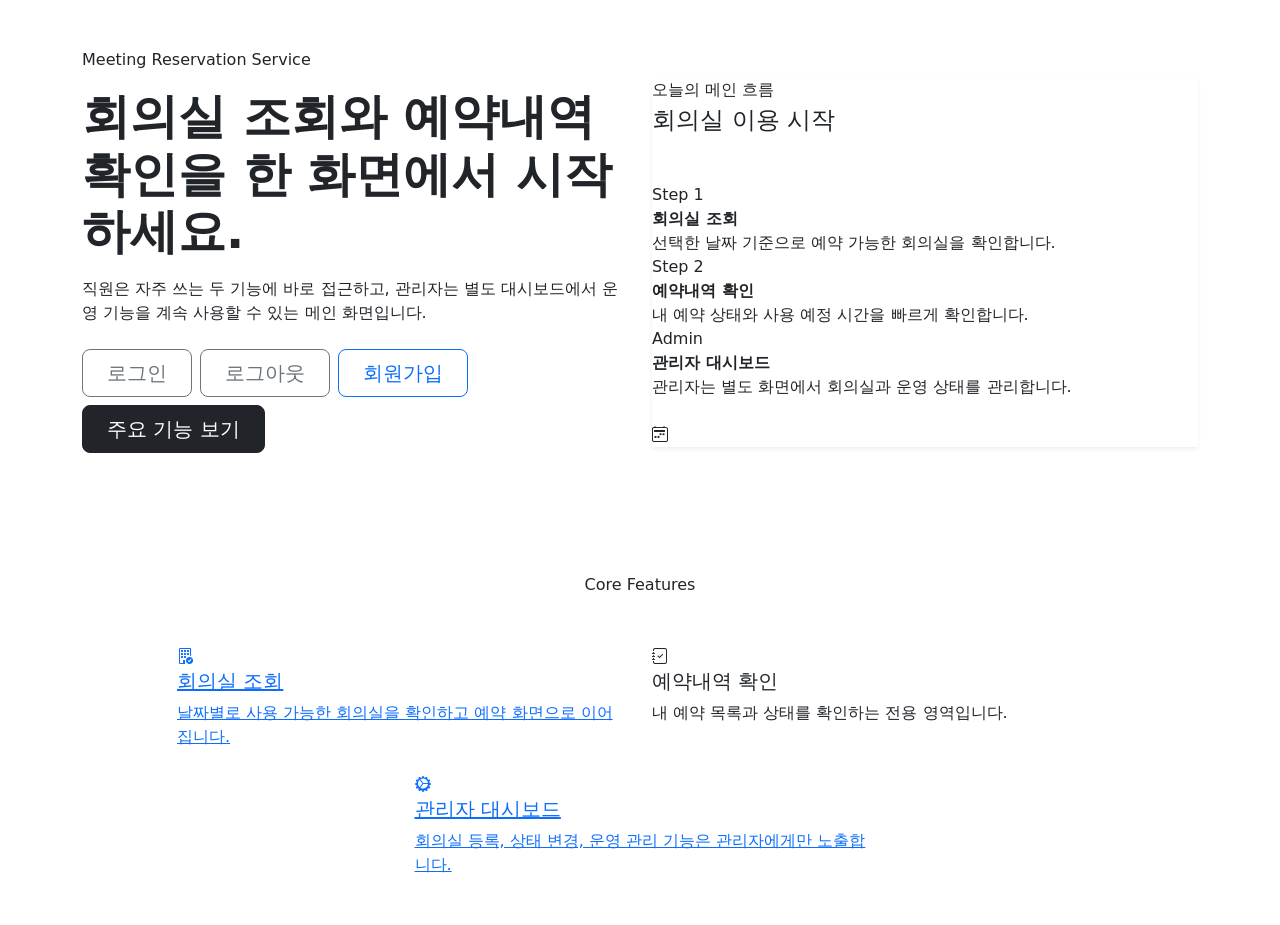
<file: src/main/resources/templates/index.html>
<!doctype html>
<html lang="ko" xmlns:th="http://www.thymeleaf.org" xmlns:sec="http://www.thymeleaf.org/extras/spring-security">
<head>
    <meta charset="utf-8">
    <meta name="viewport" content="width=device-width, initial-scale=1">
    <title>Meeting Reservation Service</title>

    <link href="https://cdn.jsdelivr.net/npm/bootstrap@5.3.8/dist/css/bootstrap.min.css" rel="stylesheet" crossorigin="anonymous">
    <link href="https://cdn.jsdelivr.net/npm/bootstrap-icons@1.11.3/font/bootstrap-icons.min.css" rel="stylesheet">
    <link rel="stylesheet" th:href="@{/assets/css/index.css}">
</head>
<body class="landing-page">
<main>
    <section class="hero-section">
        <div class="container py-5">
            <div class="row align-items-center g-4">
                <div class="col-lg-6">
                    <p class="hero-kicker mb-3">Meeting Reservation Service</p>
                    <h1 class="display-5 fw-semibold mb-3">회의실 조회와 예약내역 확인을 한 화면에서 시작하세요.</h1>
                    <p class="hero-description mb-4">직원은 자주 쓰는 두 기능에 바로 접근하고, 관리자는 별도 대시보드에서 운영 기능을 계속 사용할 수 있는 메인 화면입니다.</p>

                    <div class="d-flex flex-wrap gap-2 mb-4">
                        <a class="btn btn-outline-secondary btn-lg px-4" sec:authorize="isAnonymous()" th:href="@{/login}">로그인</a>
                        <form sec:authorize="isAuthenticated()" th:action="@{/logout}" method="post" class="d-inline">
                            <button type="submit" class="btn btn-outline-secondary btn-lg px-4">로그아웃</button>
                        </form>
                        <a class="btn btn-outline-primary btn-lg px-4" sec:authorize="isAnonymous()" th:href="@{/employees/signup}">회원가입</a>
                        <a class="btn btn-dark btn-lg px-4" href="#features">주요 기능 보기</a>
                    </div>
                </div>

                <div class="col-lg-6">
                    <section class="showcase-card shadow-sm">
                        <div class="showcase-window">
                            <div class="showcase-window-header">
                                <span></span>
                                <span></span>
                                <span></span>
                            </div>
                            <div class="showcase-panel">
                                <div class="showcase-title-row">
                                    <div>
                                        <p class="showcase-label mb-1">오늘의 메인 흐름</p>
                                        <h2 class="h4 mb-0">회의실 이용 시작</h2>
                                    </div>
                                    <span class="badge text-bg-success-subtle status-badge">바로 이동 가능</span>
                                </div>

                                <div class="timeline-list mt-4">
                                    <div class="timeline-item active">
                                        <span class="timeline-time">Step 1</span>
                                        <div>
                                            <strong>회의실 조회</strong>
                                            <p class="mb-0">선택한 날짜 기준으로 예약 가능한 회의실을 확인합니다.</p>
                                        </div>
                                    </div>
                                    <div class="timeline-item">
                                        <span class="timeline-time">Step 2</span>
                                        <div>
                                            <strong>예약내역 확인</strong>
                                            <p class="mb-0">내 예약 상태와 사용 예정 시간을 빠르게 확인합니다.</p>
                                        </div>
                                    </div>
                                    <div class="timeline-item">
                                        <span class="timeline-time">Admin</span>
                                        <div>
                                            <strong>관리자 대시보드</strong>
                                            <p class="mb-0">관리자는 별도 화면에서 회의실과 운영 상태를 관리합니다.</p>
                                        </div>
                                    </div>
                                </div>

                                <div class="showcase-footer mt-4">
                                    <i class="bi bi-calendar2-week"></i>
                                </div>
                            </div>
                        </div>
                    </section>
                </div>
            </div>
        </div>
    </section>

    <section id="features" class="content-section">
        <div class="container py-5">
            <div class="section-heading text-center mb-5">
                <p class="hero-kicker mb-2">Core Features</p>
            </div>

            <div class="row g-4 justify-content-center">
                <div class="col-md-6 col-xl-5">
                    <a class="feature-card-link" th:href="@{/rooms}">
                        <article class="feature-card h-100">
                            <div class="feature-icon"><i class="bi bi-building-check"></i></div>
                            <h3 class="h5">회의실 조회</h3>
                            <p class="mb-0">날짜별로 사용 가능한 회의실을 확인하고 예약 화면으로 이어집니다.</p>
                        </article>
                    </a>
                </div>
                <div class="col-md-6 col-xl-5">
                    <article class="feature-card h-100 feature-card-muted">
                        <div class="feature-icon"><i class="bi bi-journal-check"></i></div>
                        <h3 class="h5">예약내역 확인</h3>
                        <p class="mb-0">내 예약 목록과 상태를 확인하는 전용 영역입니다.</p>
                    </article>
                </div>
                <div class="col-md-6 col-xl-5" sec:authorize="hasRole('ADMIN')">
                    <a class="feature-card-link" th:href="@{/admin/dashboard}">
                        <article class="feature-card h-100">
                            <div class="feature-icon"><i class="bi bi-gear-wide-connected"></i></div>
                            <h3 class="h5">관리자 대시보드</h3>
                            <p class="mb-0">회의실 등록, 상태 변경, 운영 관리 기능은 관리자에게만 노출합니다.</p>
                        </article>
                    </a>
                </div>
            </div>
        </div>
    </section>
</main>

<script src="https://cdn.jsdelivr.net/npm/bootstrap@5.3.8/dist/js/bootstrap.bundle.min.js" crossorigin="anonymous"></script>
</body>
</html>
</file>
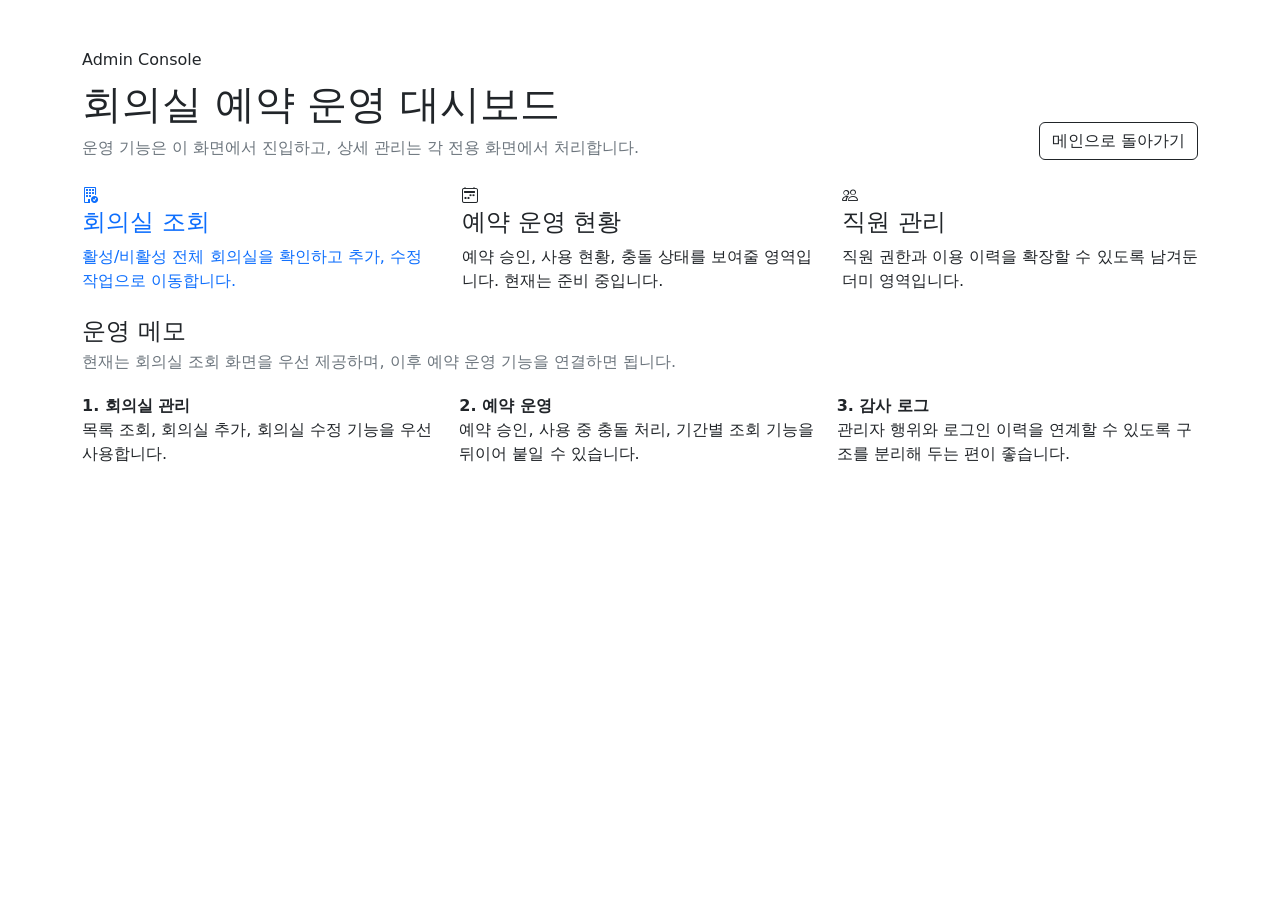
<file: src/main/resources/templates/admin/dashboard.html>
<!doctype html>
<html lang="ko" xmlns:th="http://www.thymeleaf.org">
<head>
    <meta charset="utf-8">
    <meta name="viewport" content="width=device-width, initial-scale=1">
    <title>관리자 대시보드</title>
    <link href="https://cdn.jsdelivr.net/npm/bootstrap@5.3.8/dist/css/bootstrap.min.css" rel="stylesheet" crossorigin="anonymous">
    <link href="https://cdn.jsdelivr.net/npm/bootstrap-icons@1.11.3/font/bootstrap-icons.min.css" rel="stylesheet">
    <link rel="stylesheet" th:href="@{/assets/css/admin-dashboard.css}">
</head>
<body class="admin-dashboard-page">
<main class="container py-5">
    <section class="dashboard-hero mb-4">
        <p class="dashboard-kicker mb-2">Admin Console</p>
        <div class="d-flex flex-wrap justify-content-between align-items-end gap-3">
            <div>
                <h1 class="display-6 mb-2">회의실 예약 운영 대시보드</h1>
                <p class="text-secondary mb-0">운영 기능은 이 화면에서 진입하고, 상세 관리는 각 전용 화면에서 처리합니다.</p>
            </div>
            <a class="btn btn-outline-dark" th:href="@{/}">메인으로 돌아가기</a>
        </div>
    </section>

    <section class="row g-4 mb-4">
        <div class="col-md-4">
            <a class="dashboard-card dashboard-card-primary text-decoration-none" th:href="@{/admin/rooms}">
                <div class="dashboard-icon"><i class="bi bi-building-check"></i></div>
                <div>
                    <h2 class="h4 mb-2">회의실 조회</h2>
                    <p class="mb-0">활성/비활성 전체 회의실을 확인하고 추가, 수정 작업으로 이동합니다.</p>
                </div>
            </a>
        </div>
        <div class="col-md-4">
            <section class="dashboard-card">
                <div class="dashboard-icon"><i class="bi bi-calendar2-week"></i></div>
                <div>
                    <h2 class="h4 mb-2">예약 운영 현황</h2>
                    <p class="mb-0">예약 승인, 사용 현황, 충돌 상태를 보여줄 영역입니다. 현재는 준비 중입니다.</p>
                </div>
            </section>
        </div>
        <div class="col-md-4">
            <section class="dashboard-card">
                <div class="dashboard-icon"><i class="bi bi-people"></i></div>
                <div>
                    <h2 class="h4 mb-2">직원 관리</h2>
                    <p class="mb-0">직원 권한과 이용 이력을 확장할 수 있도록 남겨둔 더미 영역입니다.</p>
                </div>
            </section>
        </div>
    </section>

    <section class="dashboard-panel">
        <div class="dashboard-panel-header">
            <h2 class="h4 mb-1">운영 메모</h2>
            <p class="text-secondary mb-0">현재는 회의실 조회 화면을 우선 제공하며, 이후 예약 운영 기능을 연결하면 됩니다.</p>
        </div>
        <div class="row g-3 mt-1">
            <div class="col-md-4">
                <div class="note-card">
                    <strong>1. 회의실 관리</strong>
                    <p class="mb-0">목록 조회, 회의실 추가, 회의실 수정 기능을 우선 사용합니다.</p>
                </div>
            </div>
            <div class="col-md-4">
                <div class="note-card">
                    <strong>2. 예약 운영</strong>
                    <p class="mb-0">예약 승인, 사용 중 충돌 처리, 기간별 조회 기능을 뒤이어 붙일 수 있습니다.</p>
                </div>
            </div>
            <div class="col-md-4">
                <div class="note-card">
                    <strong>3. 감사 로그</strong>
                    <p class="mb-0">관리자 행위와 로그인 이력을 연계할 수 있도록 구조를 분리해 두는 편이 좋습니다.</p>
                </div>
            </div>
        </div>
    </section>
</main>

<script src="https://cdn.jsdelivr.net/npm/bootstrap@5.3.8/dist/js/bootstrap.bundle.min.js" crossorigin="anonymous"></script>
<script th:src="@{/assets/js/admin-dashboard.js}" defer></script>
</body>
</html>
</file>
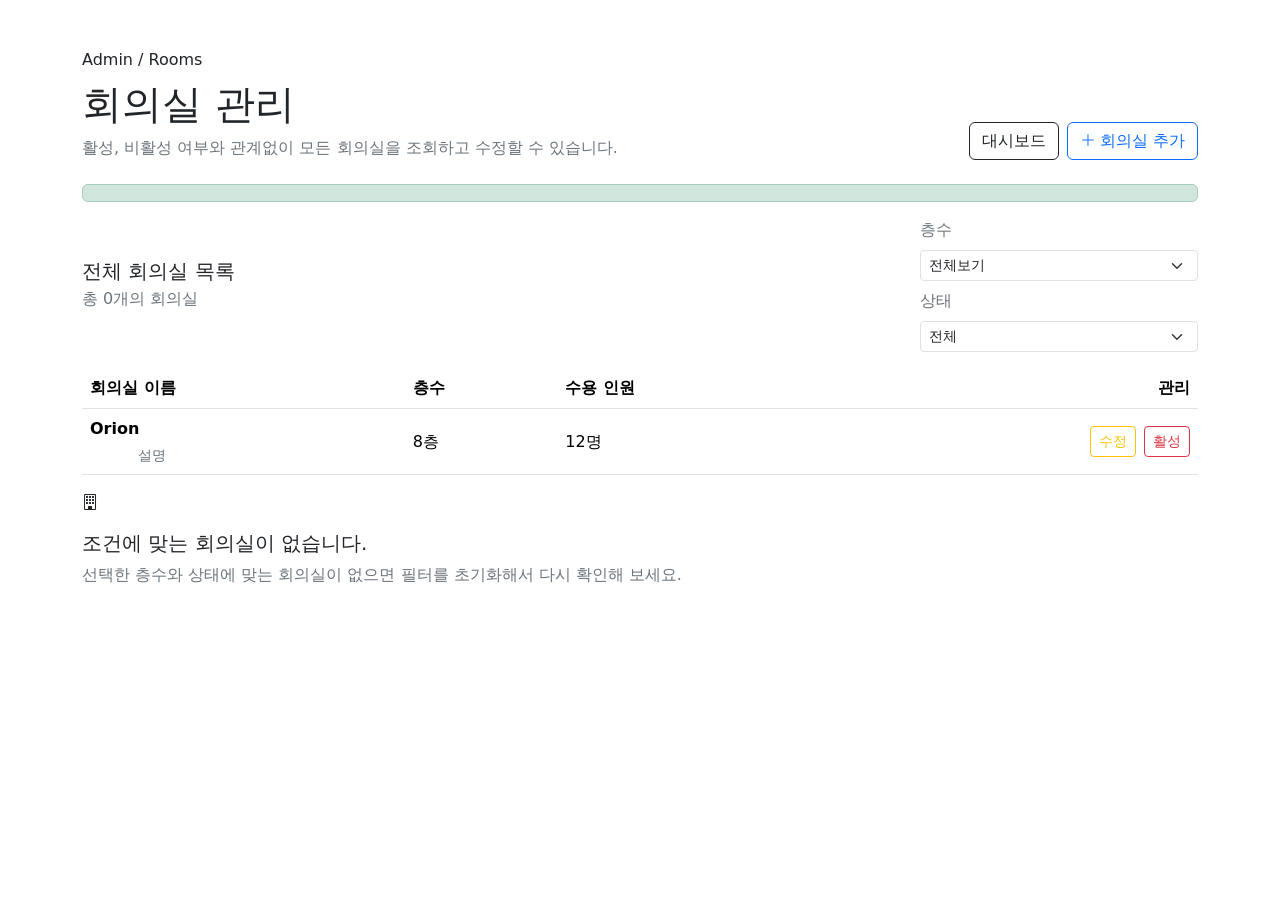
<file: src/main/resources/templates/admin/rooms.html>
<!doctype html>
<html lang="ko" xmlns:th="http://www.thymeleaf.org">
<head>
    <meta charset="utf-8">
    <meta name="viewport" content="width=device-width, initial-scale=1">
    <title>회의실 관리</title>
    <link href="https://cdn.jsdelivr.net/npm/bootstrap@5.3.8/dist/css/bootstrap.min.css" rel="stylesheet" crossorigin="anonymous">
    <link href="https://cdn.jsdelivr.net/npm/bootstrap-icons@1.11.3/font/bootstrap-icons.min.css" rel="stylesheet">
    <link rel="stylesheet" th:href="@{/assets/css/admin-rooms.css}">
</head>
<body class="admin-rooms-page"
      th:attr="data-open-add-modal=${openAddModal},data-open-edit-modal=${openEditModal},data-editing-room-id=${editingRoomId}">
<main class="container py-5">
    <section class="page-hero mb-4">
        <div class="d-flex flex-wrap justify-content-between gap-3 align-items-end">
            <div>
                <p class="page-kicker mb-2">Admin / Rooms</p>
                <h1 class="display-6 mb-2">회의실 관리</h1>
                <p class="text-secondary mb-0">활성, 비활성 여부와 관계없이 모든 회의실을 조회하고 수정할 수 있습니다.</p>
            </div>
            <div class="d-flex gap-2">
                <a class="btn btn-outline-dark" th:href="@{/admin/dashboard}">대시보드</a>
                <button type="button" class="btn btn-outline-primary" data-bs-toggle="modal" data-bs-target="#addRoomModal">
                    <i class="bi bi-plus-lg me-1"></i>회의실 추가
                </button>
            </div>
        </div>
    </section>

    <div th:if="${roomSuccessMessage != null}" class="alert alert-success py-2" role="alert" th:text="${roomSuccessMessage}"></div>

    <section class="panel-card">
        <div class="d-flex flex-wrap justify-content-between align-items-center gap-3 mb-3">
            <div>
                <h2 class="h5 mb-1">전체 회의실 목록</h2>
                <p class="text-secondary mb-0" th:text="|총 ${roomsPage.totalElements}개의 회의실|">총 0개의 회의실</p>
            </div>
            <form method="get" th:action="@{/admin/rooms}" class="d-flex flex-wrap align-items-center gap-2">
                <label for="floorFilter" class="form-label mb-0 text-secondary floor-filter-select-form-label">층수</label>
                <select id="floorFilter" name="floor" class="form-select form-select-sm floor-filter-select">
                    <option value="" th:selected="${selectedFloor == null}">전체보기</option>
                    <option th:each="floorNumber : ${#numbers.sequence(1, 10)}"
                            th:value="${floorNumber}"
                            th:text="|${floorNumber}층|"
                            th:selected="${selectedFloor == floorNumber}">
                        1층
                    </option>
                </select>
                <label for="activeFilter" class="form-label mb-0 text-secondary floor-filter-select-form-label">상태</label>
                <select id="activeFilter" name="active" class="form-select form-select-sm floor-filter-select">
                    <option value="" th:selected="${selectedActive == null}">전체</option>
                    <option value="true" th:selected="${selectedActive == true}">활성</option>
                    <option value="false" th:selected="${selectedActive == false}">비활성</option>
                </select>
                <input type="hidden" name="page" value="1">
                <input type="hidden" name="size" th:value="${roomsPage.size}">
            </form>
        </div>

        <div class="table-responsive" th:if="${!#lists.isEmpty(roomsPage.content)}">
            <table class="table align-middle admin-rooms-table">
                <thead>
                <tr>
                    <th scope="col">회의실 이름</th>
                    <th scope="col">층수</th>
                    <th scope="col">수용 인원</th>
                    <th scope="col" class="text-end">관리</th>
                </tr>
                </thead>
                <tbody>
                <tr th:each="room : ${roomsPage.content}">
                    <td>
                        <div class="fw-semibold" th:text="${room.name}">Orion</div>
                        <div class="d-flex gap-2 align-items-center mt-1">
                            <span class="badge rounded-pill"
                                  th:classappend="${room.active} ? ' text-bg-success-subtle room-badge-active' : ' text-bg-secondary-subtle room-badge-inactive'"
                                  th:text="${room.active} ? '활성' : '비활성'">활성</span>
                            <span class="text-secondary small text-truncate" th:text="${room.description}">설명</span>
                        </div>
                    </td>
                    <td th:text="|${room.floor}층|">8층</td>
                    <td th:text="|${room.capacity}명|">12명</td>
                    <td class="text-end">
                        <div class="d-inline-flex gap-2">
                            <button type="button"
                                    class="btn btn-outline-warning btn-sm edit-room-btn"
                                    data-bs-toggle="modal"
                                    data-bs-target="#editRoomModal"
                                    th:attr="data-room-id=${room.id},data-room-name=${room.name},data-room-floor=${room.floor},data-room-capacity=${room.capacity},data-room-description=${room.description},data-room-active=${room.active}">
                                수정
                            </button>
                            <form method="post"
                                  th:action="@{/admin/rooms/{id}/active(id=${room.id})}"
                                  class="d-inline-flex">
                                <input type="hidden" th:if="${_csrf != null}" th:name="${_csrf.parameterName}" th:value="${_csrf.token}">
                                <input type="hidden" name="page" th:value="${roomsPage.page}">
                                <input type="hidden" name="size" th:value="${roomsPage.size}">
                                <input type="hidden" name="floor" th:if="${selectedFloor != null}" th:value="${selectedFloor}">
                                <input type="hidden" name="active" th:if="${selectedActive != null}" th:value="${selectedActive}">
                                <input type="hidden" name="nextActive" th:value="${!room.active}">
                                <button type="submit" class="btn btn-outline-danger btn-sm">
                                    <span th:text="${room.active} ? '비활성' : '활성'">활성</span>
                                </button>
                            </form>
                        </div>
                    </td>
                </tr>
                </tbody>
            </table>
        </div>

        <div class="empty-panel" th:if="${#lists.isEmpty(roomsPage.content)}">
            <i class="bi bi-building"></i>
            <h3 class="h5 mt-3">조건에 맞는 회의실이 없습니다.</h3>
            <p class="text-secondary mb-0">선택한 층수와 상태에 맞는 회의실이 없으면 필터를 초기화해서 다시 확인해 보세요.</p>
        </div>

        <nav class="mt-4"
             data-pagination
             data-base-url="/admin/rooms"
             th:attr="data-current-page=${roomsPage.page},data-page-size=${roomsPage.size},data-total-pages=${roomsPage.totalPages},data-floor=${selectedFloor},data-active=${selectedActive}">
        </nav>
    </section>
</main>

<div class="modal fade" id="addRoomModal" tabindex="-1" aria-hidden="true">
    <div class="modal-dialog modal-dialog-centered">
        <div class="modal-content">
            <form id="addRoomForm"
                  th:action="@{/admin/rooms}"
                  th:object="${addRoomFormData}"
                  method="post"
                  novalidate>
                <div class="modal-header">
                    <h2 class="modal-title h5 mb-0">회의실 추가</h2>
                    <button type="button" class="btn-close" data-bs-dismiss="modal" aria-label="닫기"></button>
                </div>
                <div class="modal-body">
                    <input type="hidden" th:if="${_csrf != null}" th:name="${_csrf.parameterName}" th:value="${_csrf.token}">
                    <input type="hidden" name="page" th:value="${roomsPage.page}">
                    <input type="hidden" name="size" th:value="${roomsPage.size}">
                    <input type="hidden" name="floor" th:if="${selectedFloor != null}" th:value="${selectedFloor}">
                    <input type="hidden" name="active" th:if="${selectedActive != null}" th:value="${selectedActive}">

                    <div class="alert alert-danger py-2"
                         th:if="${#fields.hasGlobalErrors()}"
                         th:text="${#fields.globalErrors()[0]}">
                    </div>

                    <div class="mb-3">
                        <label for="addName" class="form-label">회의실 이름</label>
                        <input id="addName" type="text" class="form-control" th:field="*{name}" th:classappend="${#fields.hasErrors('name')} ? ' is-invalid' : ''">
                        <div id="addNameFeedback" class="field-feedback"></div>
                        <div class="invalid-feedback" th:if="${#fields.hasErrors('name')}" th:text="${#fields.errors('name')[0]}"></div>
                    </div>
                    <div class="row g-3">
                        <div class="col-md-6">
                            <label for="addFloor" class="form-label">층수</label>
                            <input id="addFloor" type="number" class="form-control" th:field="*{floor}" min="1" max="10" th:classappend="${#fields.hasErrors('floor')} ? ' is-invalid' : ''">
                            <div id="addFloorFeedback" class="field-feedback"></div>
                            <div class="invalid-feedback" th:if="${#fields.hasErrors('floor')}" th:text="${#fields.errors('floor')[0]}"></div>
                        </div>
                        <div class="col-md-6">
                            <label for="addCapacity" class="form-label">수용 인원</label>
                            <input id="addCapacity" type="number" class="form-control" th:field="*{capacity}" min="1" max="255" th:classappend="${#fields.hasErrors('capacity')} ? ' is-invalid' : ''">
                            <div id="addCapacityFeedback" class="field-feedback"></div>
                            <div class="invalid-feedback" th:if="${#fields.hasErrors('capacity')}" th:text="${#fields.errors('capacity')[0]}"></div>
                        </div>
                    </div>
                    <div class="mt-3">
                        <label for="addDescription" class="form-label">설명</label>
                        <textarea id="addDescription" class="form-control" th:field="*{description}" rows="3" th:classappend="${#fields.hasErrors('description')} ? ' is-invalid' : ''"></textarea>
                        <div id="addDescriptionFeedback" class="field-feedback"></div>
                        <div class="invalid-feedback" th:if="${#fields.hasErrors('description')}" th:text="${#fields.errors('description')[0]}"></div>
                    </div>
                </div>
                <div class="modal-footer">
                    <button type="button" class="btn btn-outline-secondary" data-bs-dismiss="modal">취소</button>
                    <button id="addRoomSubmitButton" type="submit" class="btn btn-primary" disabled>추가</button>
                </div>
            </form>
        </div>
    </div>
</div>

<div class="modal fade" id="editRoomModal" tabindex="-1" aria-hidden="true">
    <div class="modal-dialog modal-dialog-centered">
        <div class="modal-content">
            <form id="editRoomForm"
                  th:action="${editingRoomId != null ? '/admin/rooms/' + editingRoomId : '/admin/rooms/0'}"
                  th:object="${updateRoomFormData}"
                  method="post"
                  novalidate>
                <div class="modal-header">
                    <h2 class="modal-title h5 mb-0">회의실 수정</h2>
                    <button type="button" class="btn-close" data-bs-dismiss="modal" aria-label="닫기"></button>
                </div>
                <div class="modal-body">
                    <input type="hidden" th:if="${_csrf != null}" th:name="${_csrf.parameterName}" th:value="${_csrf.token}">
                    <input type="hidden" name="page" th:value="${roomsPage.page}">
                    <input type="hidden" name="size" th:value="${roomsPage.size}">
                    <input type="hidden" name="floor" th:if="${selectedFloor != null}" th:value="${selectedFloor}">
                    <input type="hidden" name="active" th:if="${selectedActive != null}" th:value="${selectedActive}">

                    <div class="mb-3">
                        <label for="editName" class="form-label">회의실 이름</label>
                        <input id="editName" type="text" class="form-control" th:field="*{name}" th:classappend="${#fields.hasErrors('name')} ? ' is-invalid' : ''">
                        <div id="editNameFeedback" class="field-feedback"></div>
                        <div class="invalid-feedback" th:if="${#fields.hasErrors('name')}" th:text="${#fields.errors('name')[0]}"></div>
                    </div>
                    <div class="row g-3">
                        <div class="col-md-6">
                            <label for="editFloor" class="form-label">층수</label>
                            <input id="editFloor" type="number" class="form-control" th:field="*{floor}" min="1" max="10" th:classappend="${#fields.hasErrors('floor')} ? ' is-invalid' : ''">
                            <div id="editFloorFeedback" class="field-feedback"></div>
                            <div class="invalid-feedback" th:if="${#fields.hasErrors('floor')}" th:text="${#fields.errors('floor')[0]}"></div>
                        </div>
                        <div class="col-md-6">
                            <label for="editCapacity" class="form-label">수용 인원</label>
                            <input id="editCapacity" type="number" class="form-control" th:field="*{capacity}" min="1" max="255" th:classappend="${#fields.hasErrors('capacity')} ? ' is-invalid' : ''">
                            <div id="editCapacityFeedback" class="field-feedback"></div>
                            <div class="invalid-feedback" th:if="${#fields.hasErrors('capacity')}" th:text="${#fields.errors('capacity')[0]}"></div>
                        </div>
                    </div>
                    <div class="mt-3">
                        <label for="editDescription" class="form-label">설명</label>
                        <textarea id="editDescription" class="form-control" th:field="*{description}" rows="3" th:classappend="${#fields.hasErrors('description')} ? ' is-invalid' : ''"></textarea>
                        <div id="editDescriptionFeedback" class="field-feedback"></div>
                        <div class="invalid-feedback" th:if="${#fields.hasErrors('description')}" th:text="${#fields.errors('description')[0]}"></div>
                    </div>
                </div>
                <div class="modal-footer">
                    <button type="button" class="btn btn-outline-secondary" data-bs-dismiss="modal">취소</button>
                    <button id="editRoomSubmitButton" type="submit" class="btn btn-warning" disabled>수정</button>
                </div>
            </form>
        </div>
    </div>
</div>

<script src="https://cdn.jsdelivr.net/npm/bootstrap@5.3.8/dist/js/bootstrap.bundle.min.js" crossorigin="anonymous"></script>
<script th:src="@{/assets/js/admin-rooms.js}" defer></script>
</body>
</html>
</file>
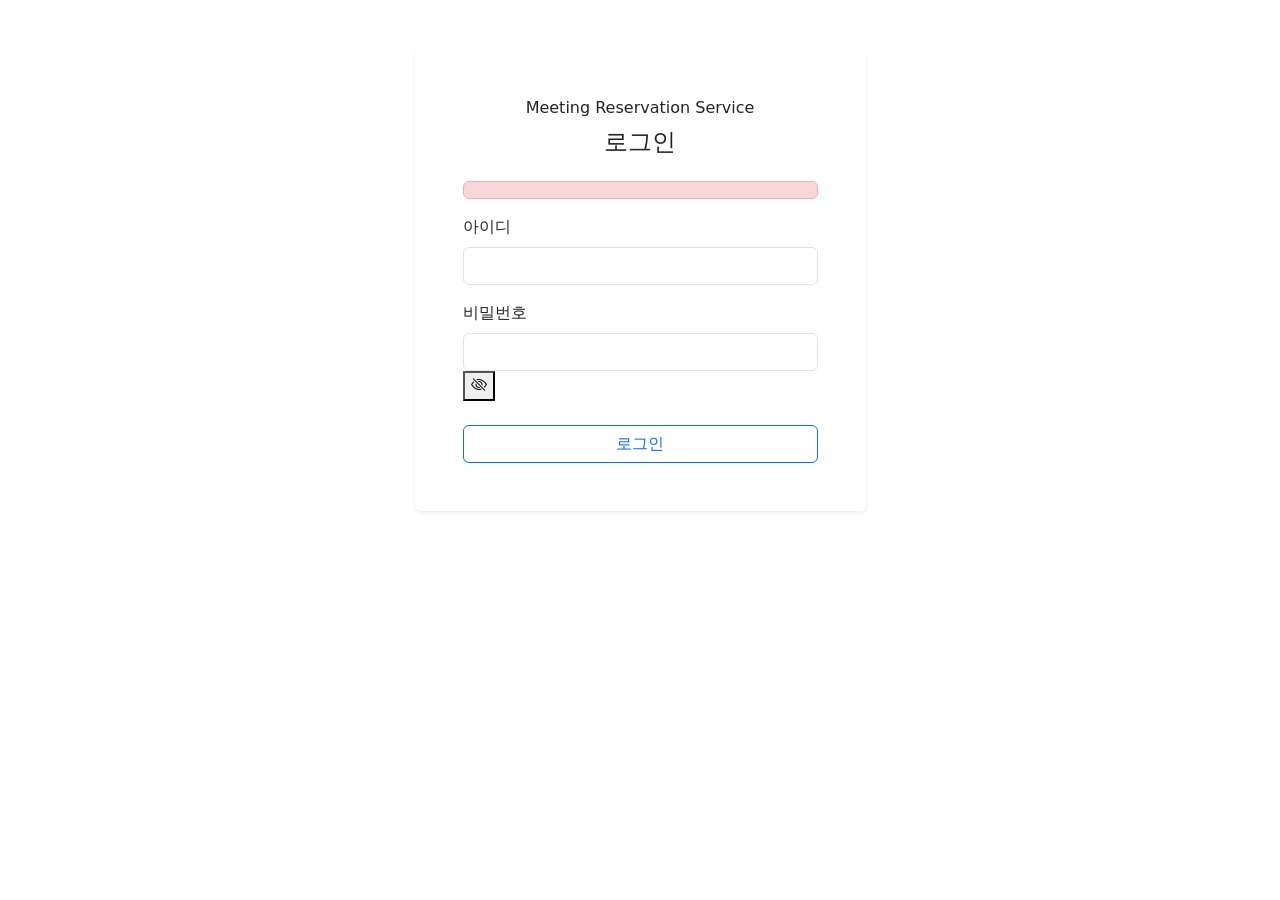
<file: src/main/resources/templates/employee/login.html>
<!doctype html>
<html lang="ko" xmlns:th="http://www.thymeleaf.org">
<head>
    <meta charset="utf-8">
    <meta name="viewport" content="width=device-width, initial-scale=1">

    <title>로그인</title>

    <link href="https://cdn.jsdelivr.net/npm/bootstrap@5.3.8/dist/css/bootstrap.min.css" rel="stylesheet" crossorigin="anonymous">
    <link href="https://cdn.jsdelivr.net/npm/bootstrap-icons@1.11.3/font/bootstrap-icons.min.css" rel="stylesheet">
    <link th:href="@{/assets/css/login.css}" rel="stylesheet">
</head>

<body class="login-page">
<div class="container py-5">
    <div class="row justify-content-center">
        <div class="col-12 col-md-8 col-lg-5">
            <div class="card shadow-sm login-card border-0">
                <div class="card-body p-4 p-md-5">
                    <div class="text-center mb-4">
                        <p class="login-kicker mb-2">Meeting Reservation Service</p>
                        <h1 class="h4 mb-0">로그인</h1>
                    </div>

                    <form id="loginForm"
                          th:action="@{/login}"
                          method="post"
                          novalidate>

                        <input type="hidden" th:if="${_csrf != null}" th:name="${_csrf.parameterName}" th:value="${_csrf.token}">

                        <div id="globalError"
                             class="alert alert-danger py-2"
                             role="alert"
                             th:if="${loginGlobalErrorMessage != null}"
                             th:text="${loginGlobalErrorMessage}">
                        </div>

                        <div class="mb-3">
                            <label for="username" class="form-label">아이디</label>
                            <input id="username"
                                   type="text"
                                   class="form-control"
                                   name="username"
                                   th:value="${username}"
                                   autocomplete="username">
                            <div class="field-feedback"></div>
                        </div>

                        <div class="mb-3">
                            <label for="password" class="form-label">비밀번호</label>
                            <div class="position-relative">
                                <input id="password"
                                       type="password"
                                       class="form-control pe-5"
                                       th:classappend="${loginFieldErrorMessage != null} ? ' is-invalid' : ''"
                                       name="password"
                                       autocomplete="current-password"
                                       aria-describedby="passwordFeedback">

                                <button id="togglePasswordBtn"
                                        type="button"
                                        class="password-toggle"
                                        aria-label="비밀번호 보기 또는 숨기기"
                                        aria-pressed="false">
                                    <i id="togglePasswordIcon" class="bi bi-eye-slash" aria-hidden="true"></i>
                                </button>
                            </div>

                            <div id="passwordFeedback"
                                 class="field-feedback is-invalid"
                                 th:if="${loginFieldErrorMessage != null}"
                                 th:text="${loginFieldErrorMessage}">
                            </div>
                            <div class="field-feedback" th:if="${loginFieldErrorMessage == null}"></div>
                        </div>

                        <div class="d-grid mt-4">
                            <button id="loginBtn" type="submit" class="btn btn-outline-primary">로그인</button>
                        </div>
                    </form>
                </div>
            </div>
        </div>
    </div>
</div>

<script src="https://cdn.jsdelivr.net/npm/bootstrap@5.3.8/dist/js/bootstrap.bundle.min.js" crossorigin="anonymous"></script>
<script th:src="@{/assets/js/login.js}" defer></script>
</body>
</html>
</file>
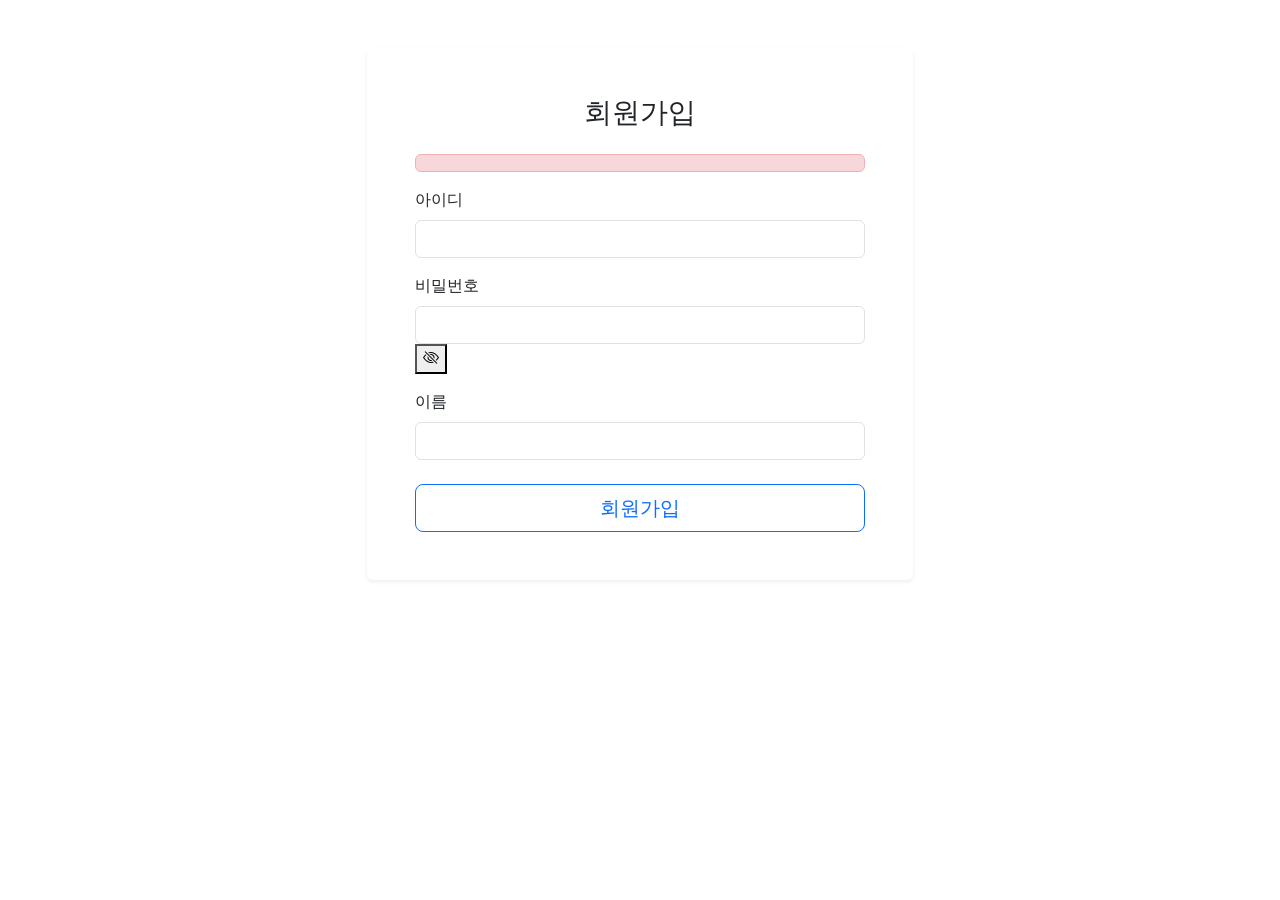
<file: src/main/resources/templates/employee/signup.html>
<!doctype html>
<html lang="ko" xmlns:th="http://www.thymeleaf.org">
<head>
    <meta charset="utf-8">
    <meta name="viewport" content="width=device-width, initial-scale=1">
    <title>회원가입</title>

    <link href="https://cdn.jsdelivr.net/npm/bootstrap@5.3.8/dist/css/bootstrap.min.css" rel="stylesheet" crossorigin="anonymous">
    <link href="https://cdn.jsdelivr.net/npm/bootstrap-icons@1.11.3/font/bootstrap-icons.min.css" rel="stylesheet">
    <link th:href="@{/assets/css/signup.css}" rel="stylesheet">
</head>
<body class="signup-page">
<main class="container py-5">
    <div class="row justify-content-center">
        <div class="col-12 col-md-8 col-lg-6">
            <section class="card shadow-sm signup-card border-0">
                <div class="card-body p-4 p-md-5">
                    <div class="text-center mb-4">
                        <h1 class="h3 mb-2">회원가입</h1>
                    </div>

                    <form id="signupForm"
                          th:action="@{/employees/signup}"
                          th:object="${signupFormData}"
                          method="post"
                          novalidate>

                        <div id="globalErrorJs" class="alert alert-danger py-2 mb-3" role="alert" hidden></div>
                        <div id="globalError"
                             class="alert alert-danger py-2 mb-3"
                             role="alert"
                             th:if="${#fields.hasGlobalErrors()}"
                             th:text="${#fields.globalErrors()[0].defaultMessage}">
                        </div>

                        <input type="hidden" th:if="${_csrf != null}" th:name="${_csrf.parameterName}" th:value="${_csrf.token}">

                        <div class="mb-3">
                            <label for="username" class="form-label">아이디</label>
                            <input id="username"
                                   type="text"
                                   class="form-control"
                                   th:field="*{username}"
                                   autocomplete="username"
                                   aria-describedby="usernameFeedback"
                                   th:classappend="${#fields.hasErrors('username')} ? ' is-invalid' : ''">
                            <div id="usernameFeedback"
                                 class="field-feedback"
                                 th:classappend="${#fields.hasErrors('username')} ? ' is-invalid' : ''"
                                 th:text="${#fields.hasErrors('username')} ? ${#fields.errors('username')[0]} : ''">
                            </div>
                        </div>

                        <div class="mb-3">
                            <label for="password" class="form-label">비밀번호</label>
                            <div class="position-relative">
                                <input id="password"
                                       type="password"
                                       class="form-control pe-5"
                                       th:field="*{password}"
                                       autocomplete="new-password"
                                       aria-describedby="passwordFeedback"
                                       th:classappend="${#fields.hasErrors('password')} ? ' is-invalid' : ''">
                                <button id="togglePasswordBtn"
                                        type="button"
                                        class="password-toggle"
                                        aria-label="비밀번호 보기 또는 숨기기"
                                        aria-pressed="false">
                                    <i id="togglePasswordIcon" class="bi bi-eye-slash" aria-hidden="true"></i>
                                </button>
                            </div>
                            <div id="passwordFeedback"
                                 class="field-feedback"
                                 th:classappend="${#fields.hasErrors('password')} ? ' is-invalid' : ''"
                                 th:text="${#fields.hasErrors('password')} ? ${#fields.errors('password')[0]} : ''">
                            </div>
                        </div>

                        <div class="mb-4">
                            <label for="name" class="form-label">이름</label>
                            <input id="name"
                                   type="text"
                                   class="form-control"
                                   th:field="*{name}"
                                   autocomplete="name"
                                   aria-describedby="nameFeedback"
                                   th:classappend="${#fields.hasErrors('name')} ? ' is-invalid' : ''">
                            <div id="nameFeedback"
                                 class="field-feedback"
                                 th:classappend="${#fields.hasErrors('name')} ? ' is-invalid' : ''"
                                 th:text="${#fields.hasErrors('name')} ? ${#fields.errors('name')[0]} : ''">
                            </div>
                        </div>

                        <div class="d-grid">
                            <button id="signupBtn" type="submit" class="btn btn-outline-primary btn-lg">회원가입</button>
                        </div>
                    </form>
                </div>
            </section>
        </div>
    </div>
</main>

<script src="https://cdn.jsdelivr.net/npm/bootstrap@5.3.8/dist/js/bootstrap.bundle.min.js" crossorigin="anonymous"></script>
<script th:src="@{/assets/js/signup.js}" defer></script>
</body>
</html>
</file>
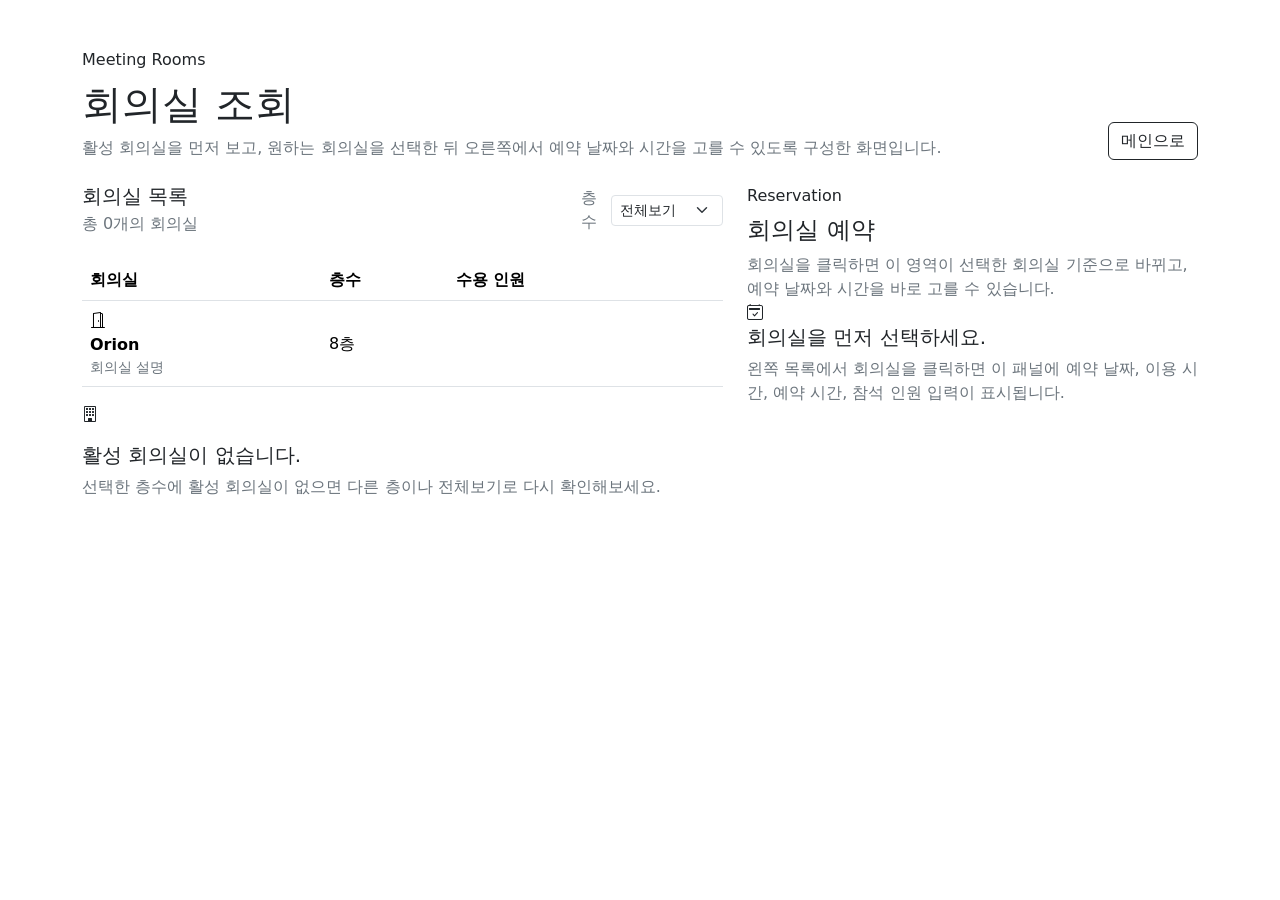
<file: src/main/resources/templates/meeting/rooms.html>
<!doctype html>
<html lang="ko" xmlns:th="http://www.thymeleaf.org">
<head>
    <meta charset="utf-8">
    <meta name="viewport" content="width=device-width, initial-scale=1">
    <title>회의실 조회</title>
    <link href="https://cdn.jsdelivr.net/npm/bootstrap@5.3.8/dist/css/bootstrap.min.css" rel="stylesheet" crossorigin="anonymous">
    <link href="https://cdn.jsdelivr.net/npm/bootstrap-icons@1.11.3/font/bootstrap-icons.min.css" rel="stylesheet">
    <link rel="stylesheet" th:href="@{/assets/css/meeting-rooms.css}">
</head>
<body class="meeting-rooms-page">
<main class="container py-5">
    <section class="page-hero mb-4">
        <div class="d-flex flex-wrap justify-content-between gap-3 align-items-end">
            <div>
                <p class="page-kicker mb-2">Meeting Rooms</p>
                <h1 class="display-6 mb-2">회의실 조회</h1>
                <p class="text-secondary mb-0">활성 회의실을 먼저 보고, 원하는 회의실을 선택한 뒤 오른쪽에서 예약 날짜와 시간을 고를 수 있도록 구성한 화면입니다.</p>
            </div>
            <div class="d-flex gap-2">
                <a class="btn btn-outline-dark" th:href="@{/}">메인으로</a>
            </div>
        </div>
    </section>

    <div class="row g-4 align-items-start">
        <section class="col-lg-7">
            <section class="panel-card">
                <div class="d-flex flex-wrap justify-content-between align-items-center gap-3 mb-4">
                    <div>
                        <h2 class="h5 mb-1">회의실 목록</h2>
                        <p class="text-secondary mb-0" th:text="|총 ${roomsPage.totalElements}개의 회의실|">총 0개의 회의실</p>
                    </div>
                    <form method="get" th:action="@{/rooms}" class="d-flex align-items-center gap-2">
                        <label for="floorFilter" class="form-label mb-0 text-secondary floor-filter-select-form-label">층수</label>
                        <select id="floorFilter" name="floor" class="form-select form-select-sm floor-filter-select">
                            <option value="" th:selected="${selectedFloor == null}">전체보기</option>
                            <option th:each="floorNumber : ${#numbers.sequence(1, 10)}"
                                    th:value="${floorNumber}"
                                    th:text="|${floorNumber}층|"
                                    th:selected="${selectedFloor == floorNumber}">
                                1층
                            </option>
                        </select>
                        <input type="hidden" name="page" value="1">
                        <input type="hidden" name="size" th:value="${roomsPage.size}">
                    </form>
                </div>

                <div class="table-responsive" th:if="${!#lists.isEmpty(roomsPage.content)}">
                    <table class="table align-middle meeting-rooms-table">
                        <thead>
                        <tr>
                            <th scope="col">회의실</th>
                            <th scope="col">층수</th>
                            <th scope="col">수용 인원</th>
                        </tr>
                        </thead>
                        <tbody>
                        <tr th:each="room : ${roomsPage.content}"
                            class="room-row"
                            data-room-row
                            th:attr="data-room-id=${room.id},data-room-name=${room.name},data-room-floor=${room.floor},data-room-capacity=${room.capacity},data-room-description=${room.description}">
                            <td>
                                <div class="room-name-row">
                                    <i class="bi bi-door-open room-icon"></i>
                                    <div>
                                        <div class="fw-semibold room-name" th:text="${room.name}">Orion</div>
                                        <div class="text-secondary small" th:text="${room.description}">회의실 설명</div>
                                    </div>
                                </div>
                            </td>
                            <td>
                                <span class="room-floor-badge" th:text="|${room.floor}층|">8층</span>
                            </td>
                            <td>
                                <span class="badge rounded-pill text-bg-primary-subtle room-capacity" th:text="|수용인원 ${room.capacity}명|">수용인원 8명</span>
                            </td>
                        </tr>
                        </tbody>
                    </table>
                </div>

                <div class="empty-panel" th:if="${#lists.isEmpty(roomsPage.content)}">
                    <i class="bi bi-building"></i>
                    <h3 class="h5 mt-3">활성 회의실이 없습니다.</h3>
                    <p class="text-secondary mb-0">선택한 층수에 활성 회의실이 없으면 다른 층이나 전체보기로 다시 확인해보세요.</p>
                </div>

                <nav class="mt-4"
                     data-pagination
                     data-base-url="/rooms"
                     th:attr="data-current-page=${roomsPage.page},data-page-size=${roomsPage.size},data-total-pages=${roomsPage.totalPages},data-floor=${selectedFloor}">
                </nav>
            </section>
        </section>

        <aside class="col-lg-5">
            <section class="panel-card reservation-panel" data-reservation-panel>
                <div class="reservation-panel-header">
                    <p class="page-kicker mb-2">Reservation</p>
                    <h2 class="h4 mb-2">회의실 예약</h2>
                    <p class="text-secondary mb-0">회의실을 클릭하면 이 영역이 선택한 회의실 기준으로 바뀌고, 예약 날짜와 시간을 바로 고를 수 있습니다.</p>
                </div>

                <div class="reservation-placeholder" data-reservation-placeholder>
                    <div class="placeholder-icon">
                        <i class="bi bi-calendar2-check"></i>
                    </div>
                    <h3 class="h5 mb-2">회의실을 먼저 선택하세요.</h3>
                    <p class="text-secondary mb-0">왼쪽 목록에서 회의실을 클릭하면 이 패널에 예약 날짜, 이용 시간, 예약 시간, 참석 인원 입력이 표시됩니다.</p>
                </div>

                <div class="reservation-content d-none" data-reservation-content>
                    <div class="selected-room-summary">
                        <p class="selected-room-floor mb-1" data-selected-room-floor>8층</p>
                        <h3 class="h4 mb-1" data-selected-room-name>Orion</h3>
                        <p class="text-secondary mb-0" data-selected-room-description>회의실 설명</p>
                    </div>

                    <form class="reservation-form-preview" novalidate data-reservation-form>
                        <div class="reservation-field">
                            <label for="reservationDate" class="form-label">예약 날짜</label>
                            <input id="reservationDate" class="form-control" type="date" data-reservation-date>
                            <div class="field-help">오늘부터 다음 주 같은 요일까지 선택할 수 있습니다.</div>
                        </div>

                        <div class="reservation-field">
                            <label for="reservationDuration" class="form-label">이용 시간</label>
                            <select id="reservationDuration" class="form-select" data-duration-select>
                                <option value="1" selected>1시간</option>
                                <option value="2">2시간</option>
                            </select>
                        </div>

                        <div class="reservation-field">
                            <label for="reservationTime" class="form-label">예약 시간</label>
                            <select id="reservationTime" class="form-select" data-time-slot-select></select>
                        </div>

                        <div class="reservation-field">
                            <label for="attendeeCount" class="form-label">참석 인원</label>
                            <input id="attendeeCount"
                                   class="form-control"
                                   type="number"
                                   min="1"
                                   data-attendee-input>
                            <div class="field-help" data-attendee-help>정원 8명까지 입력할 수 있습니다.</div>
                            <div class="field-error d-none" data-attendee-error></div>
                        </div>

                        <div class="field-error d-none" data-reservation-error></div>
                        <div class="field-success d-none" data-reservation-success></div>
                        <button type="button" class="btn btn-dark w-100" data-reservation-submit>회의실 예약</button>
                    </form>
                </div>
            </section>
        </aside>
    </div>
</main>

<script src="https://cdn.jsdelivr.net/npm/bootstrap@5.3.8/dist/js/bootstrap.bundle.min.js" crossorigin="anonymous"></script>
<script th:src="@{/assets/js/meeting-rooms.js}" defer></script>
</body>
</html>
</file>
